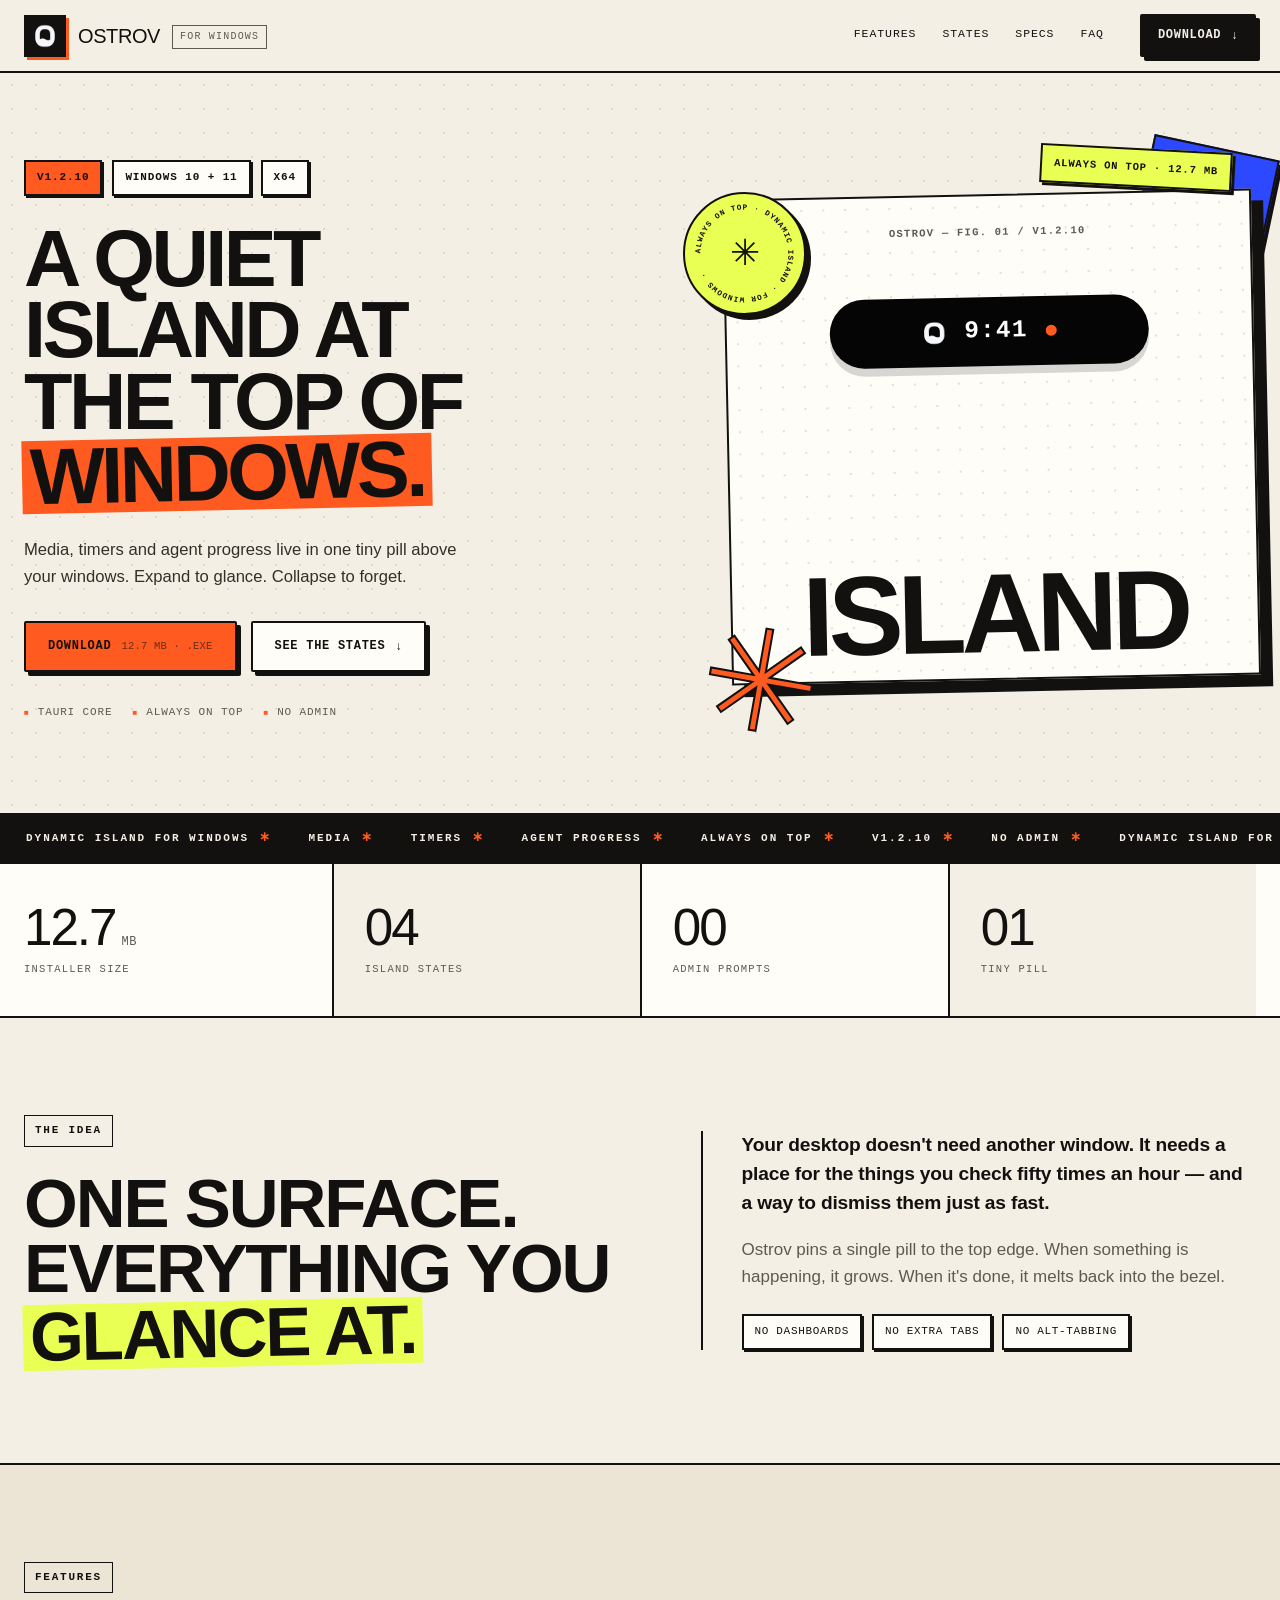
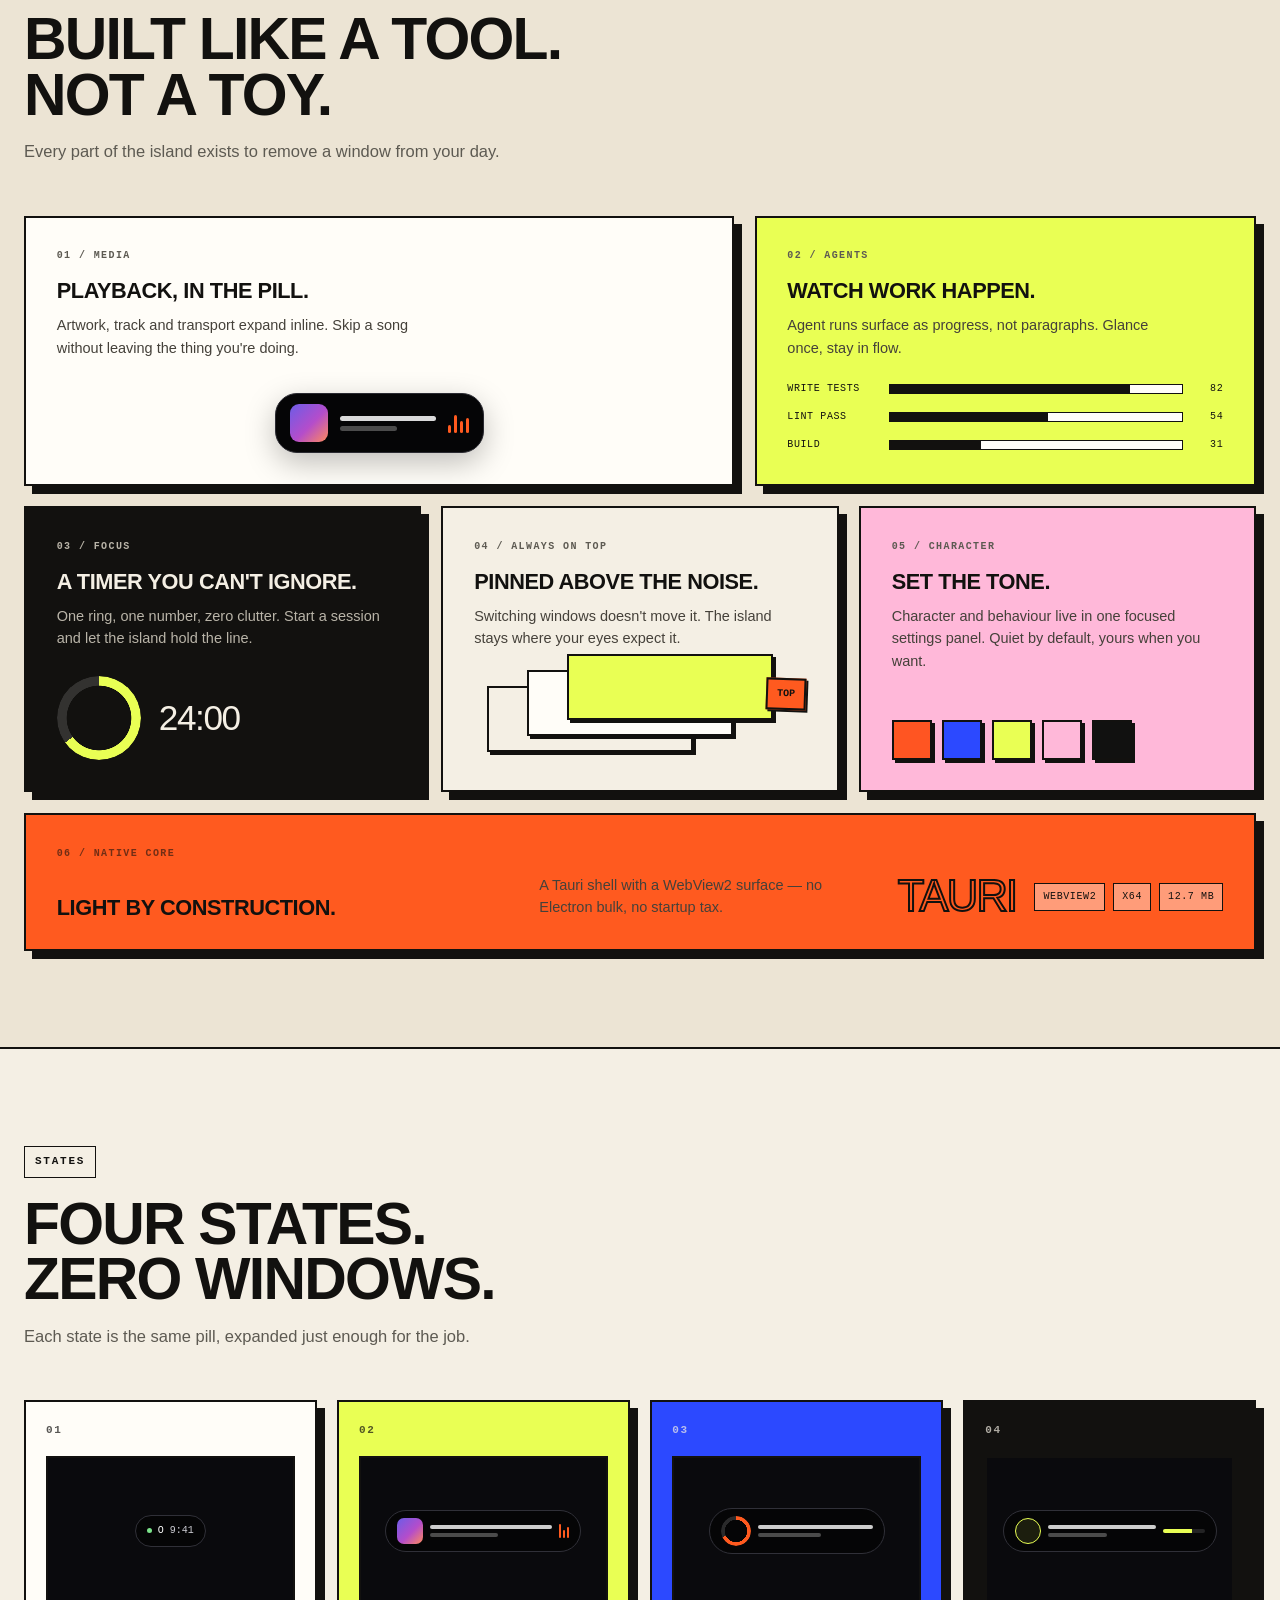
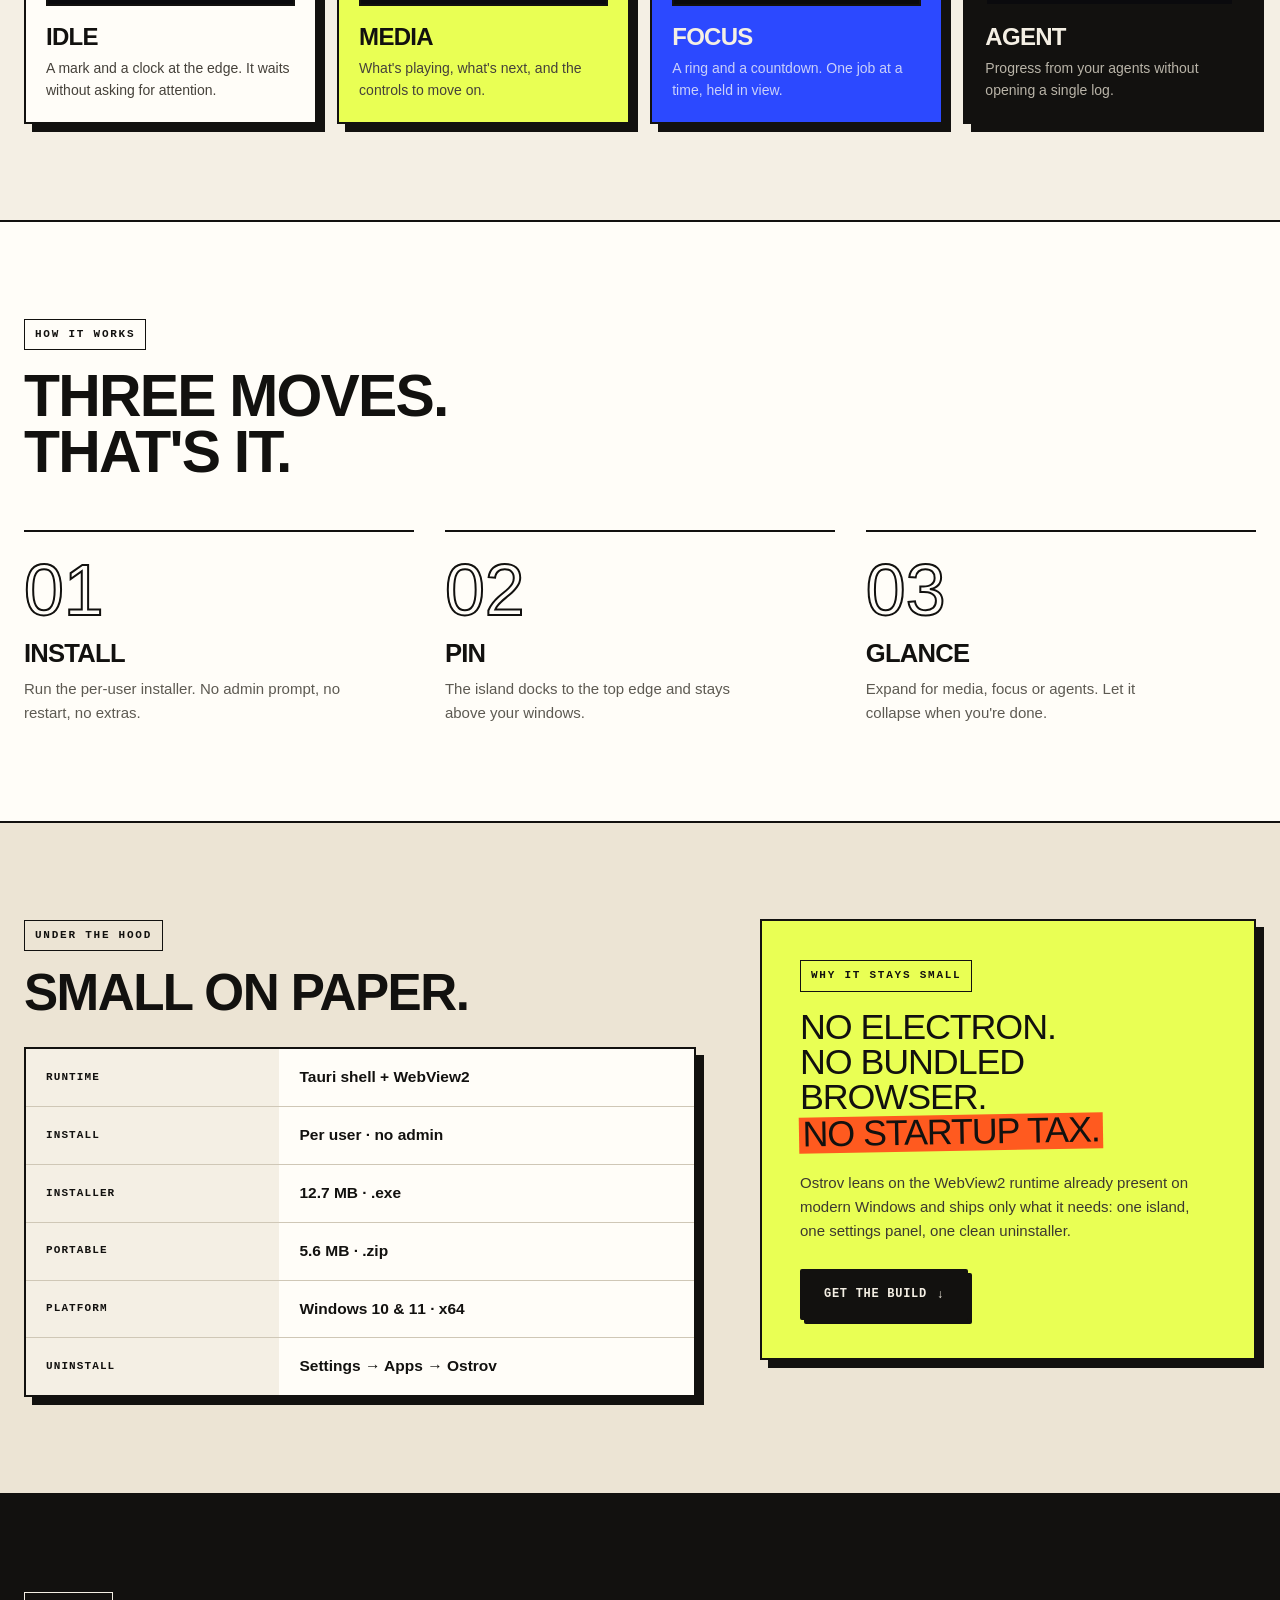
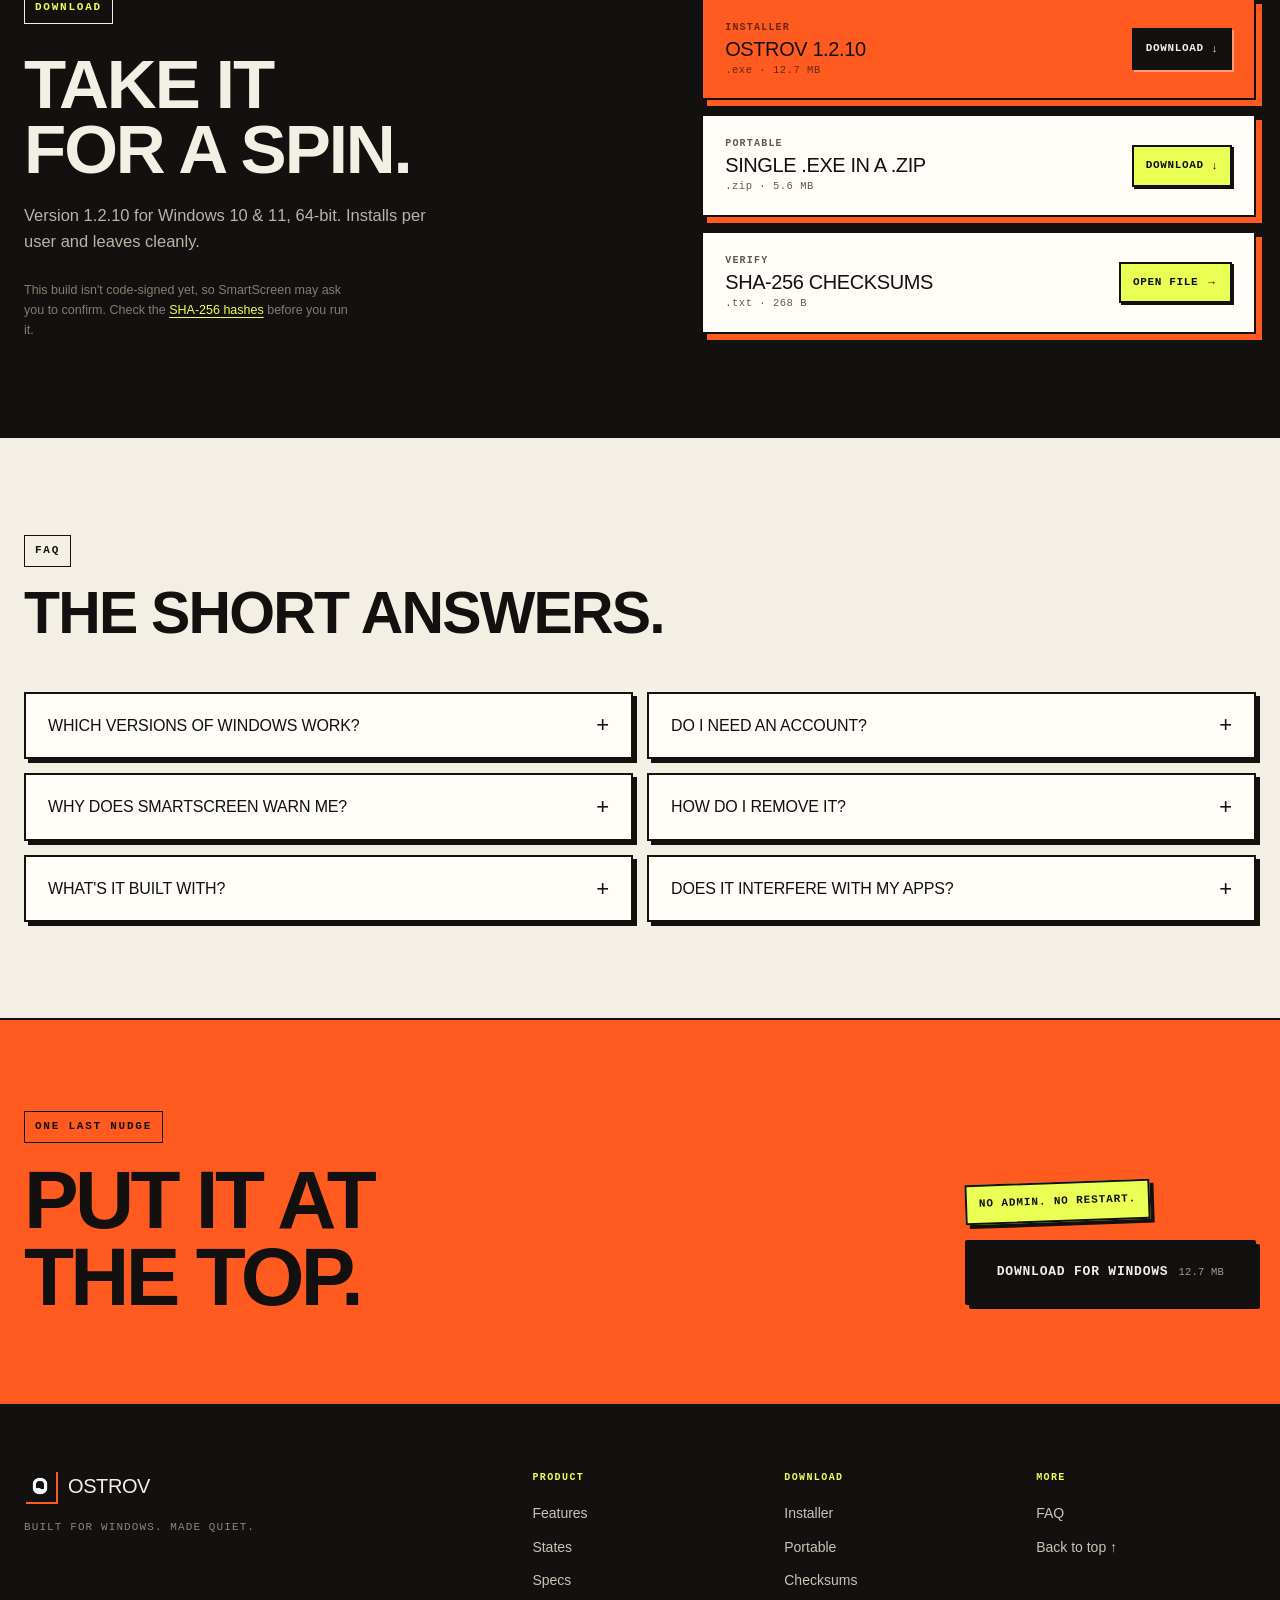
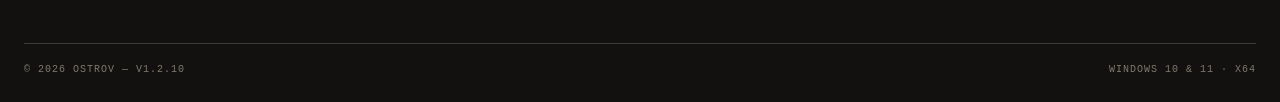
<file: index.html>
<!doctype html>
<html lang="en">
<head>
  <meta charset="utf-8">
  <meta name="viewport" content="width=device-width, initial-scale=1">
  <title>Ostrov — The dynamic island for Windows</title>
  <meta name="description" content="Ostrov is a tiny, always-on-top dynamic island for Windows 10 and 11. Media, timers and your agents, one glance away.">
  <meta name="theme-color" content="#f4efe4">
  <meta property="og:title" content="Ostrov — The dynamic island for Windows">
  <meta property="og:description" content="Media, timers and your agents live in one tiny island at the top of your screen.">
  <meta property="og:type" content="website">
  <meta property="og:image" content="assets/ostrov-mark.png">
  <script>document.documentElement.classList.add("js");</script>
  <link rel="icon" href="assets/ostrov.ico" sizes="any">
  <link rel="apple-touch-icon" href="assets/ostrov-mark.png">
  <link rel="stylesheet" href="styles.css">
</head>
<body>
  <a class="skip-link" href="#main">Skip to content</a>

  <header class="nav" id="nav">
    <div class="container nav-inner">
      <a class="brand" href="#top" aria-label="Ostrov home">
        <span class="brand-tile"><img src="assets/ostrov-mark.png" alt="" width="24" height="24"></span>
        <span class="brand-word">Ostrov</span>
        <span class="brand-tag">for windows</span>
      </a>
      <nav class="nav-links" aria-label="Primary">
        <a href="#features">Features</a>
        <a href="#states">States</a>
        <a href="#specs">Specs</a>
        <a href="#faq">FAQ</a>
      </nav>
      <a class="btn btn-ink btn-nav" href="#download">Download <span class="btn-arrow">&darr;</span></a>
    </div>
  </header>

  <main id="main">
    <section class="hero" id="top">
      <div class="container hero-inner">
        <div class="hero-copy">
          <div class="stickers">
            <span class="sticker sticker-orange">v1.2.10</span>
            <span class="sticker">Windows 10 + 11</span>
            <span class="sticker">x64</span>
          </div>
          <h1>A quiet<br>island at<br>the top of<br><span class="mark">Windows.</span></h1>
          <p class="lede">Media, timers and agent progress live in one tiny pill above your windows. Expand to glance. Collapse to forget.</p>
          <div class="cta-row">
            <a class="btn btn-orange" href="downloads/Ostrov_1.2.10_x64-setup.exe" download>
              Download
              <span class="btn-note">12.7 MB &middot; .exe</span>
            </a>
            <a class="btn" href="#states">See the states <span class="btn-arrow">&darr;</span></a>
          </div>
          <ul class="hero-specs" aria-label="Highlights">
            <li>Tauri core</li>
            <li>Always on top</li>
            <li>No admin</li>
          </ul>
        </div>

        <div class="hero-art" aria-hidden="true">
          <span class="art-block"></span>

          <div class="art-panel">
            <div class="art-head">
              <span>Ostrov &mdash; fig. 01 / v1.2.10</span>
            </div>

            <div class="art-pill">
              <img src="assets/ostrov-mark.png" alt="" width="26" height="26">
              <span class="art-time">9:41</span>
              <span class="art-pulse"></span>
            </div>

            <p class="art-word">Island</p>
          </div>

          <span class="art-burst">&#10035;</span>

          <div class="art-badge">
            <svg viewBox="0 0 200 200">
              <defs>
                <path id="badge-path" d="M100,100 m-74,0 a74,74 0 1,1 148,0 a74,74 0 1,1 -148,0"/>
              </defs>
              <text>
                <textPath href="#badge-path">Always on top &#183; Dynamic island &#183; For Windows &#183;</textPath>
              </text>
            </svg>
            <span class="art-star">&#10035;</span>
          </div>

          <span class="art-chip">Always on top &#183; 12.7 MB</span>
        </div>
      </div>
    </section>

    <div class="ticker" aria-hidden="true">
      <div class="ticker-track">
        <div class="ticker-group">
          <span>Dynamic island for windows</span><span class="tsep">&lowast;</span>
          <span>media</span><span class="tsep">&lowast;</span>
          <span>timers</span><span class="tsep">&lowast;</span>
          <span>agent progress</span><span class="tsep">&lowast;</span>
          <span>always on top</span><span class="tsep">&lowast;</span>
          <span>v1.2.10</span><span class="tsep">&lowast;</span>
          <span>no admin</span><span class="tsep">&lowast;</span>
        </div>
        <div class="ticker-group">
          <span>Dynamic island for windows</span><span class="tsep">&lowast;</span>
          <span>media</span><span class="tsep">&lowast;</span>
          <span>timers</span><span class="tsep">&lowast;</span>
          <span>agent progress</span><span class="tsep">&lowast;</span>
          <span>always on top</span><span class="tsep">&lowast;</span>
          <span>v1.2.10</span><span class="tsep">&lowast;</span>
          <span>no admin</span><span class="tsep">&lowast;</span>
        </div>
      </div>
    </div>

    <section class="spec-strip" aria-label="Key numbers">
      <div class="container spec-grid">
        <div class="spec-cell">
          <span class="spec-num">12.7<span>MB</span></span>
          <span class="spec-label">Installer size</span>
        </div>
        <div class="spec-cell">
          <span class="spec-num">04</span>
          <span class="spec-label">Island states</span>
        </div>
        <div class="spec-cell">
          <span class="spec-num">00</span>
          <span class="spec-label">Admin prompts</span>
        </div>
        <div class="spec-cell">
          <span class="spec-num">01</span>
          <span class="spec-label">Tiny pill</span>
        </div>
      </div>
    </section>

    <section class="section statement">
      <div class="container statement-grid">
        <div class="statement-main reveal">
          <span class="kicker">The idea</span>
          <h2>One surface.<br>Everything you<br><span class="mark mark-yellow">glance at.</span></h2>
        </div>
        <div class="statement-aside reveal">
          <p class="statement-lede">Your desktop doesn't need another window. It needs a place for the things you check fifty times an hour &mdash; and a way to dismiss them just as fast.</p>
          <p>Ostrov pins a single pill to the top edge. When something is happening, it grows. When it's done, it melts back into the bezel.</p>
          <ul class="statement-list">
            <li>No dashboards</li>
            <li>No extra tabs</li>
            <li>No alt-tabbing</li>
          </ul>
        </div>
      </div>
    </section>

    <section class="section features" id="features">
      <div class="container">
        <header class="section-head reveal">
          <span class="kicker">Features</span>
          <h2>Built like a tool.<br>Not a toy.</h2>
          <p>Every part of the island exists to remove a window from your day.</p>
        </header>

        <div class="bento">
          <article class="bcard bcard-media reveal">
            <span class="bcard-label">01 / Media</span>
            <h3>Playback, in the pill.</h3>
            <p>Artwork, track and transport expand inline. Skip a song without leaving the thing you're doing.</p>
            <div class="mock-panel mock-panel-dark" aria-hidden="true">
              <div class="mock-island mock-music">
                <span class="mock-album"></span>
                <span class="mock-lines"><i class="l1"></i><i class="l2"></i></span>
                <span class="mock-wave"><i></i><i></i><i></i><i></i></span>
              </div>
            </div>
          </article>

          <article class="bcard bcard-agent reveal">
            <span class="bcard-label">02 / Agents</span>
            <h3>Watch work happen.</h3>
            <p>Agent runs surface as progress, not paragraphs. Glance once, stay in flow.</p>
            <div class="agent-mock" aria-hidden="true">
              <div class="agent-row"><span>Write tests</span><span class="agent-bar"><i style="width:82%"></i></span><span>82</span></div>
              <div class="agent-row"><span>Lint pass</span><span class="agent-bar"><i style="width:54%"></i></span><span>54</span></div>
              <div class="agent-row"><span>Build</span><span class="agent-bar"><i style="width:31%"></i></span><span>31</span></div>
            </div>
          </article>

          <article class="bcard bcard-focus reveal">
            <span class="bcard-label">03 / Focus</span>
            <h3>A timer you can't ignore.</h3>
            <p>One ring, one number, zero clutter. Start a session and let the island hold the line.</p>
            <div class="focus-mock" aria-hidden="true">
              <span class="focus-ring"></span>
              <span class="focus-time">24:00</span>
            </div>
          </article>

          <article class="bcard bcard-pin reveal">
            <span class="bcard-label">04 / Always on top</span>
            <h3>Pinned above the noise.</h3>
            <p>Switching windows doesn't move it. The island stays where your eyes expect it.</p>
            <div class="pin-mock" aria-hidden="true">
              <span class="pin-win w1"></span>
              <span class="pin-win w2"></span>
              <span class="pin-win w3"></span>
              <span class="pin-sticker">TOP</span>
            </div>
          </article>

          <article class="bcard bcard-theme reveal">
            <span class="bcard-label">05 / Character</span>
            <h3>Set the tone.</h3>
            <p>Character and behaviour live in one focused settings panel. Quiet by default, yours when you want.</p>
            <div class="swatches" aria-hidden="true">
              <span style="--sw:#ff5522"></span>
              <span style="--sw:#2c49ff"></span>
              <span style="--sw:#e9ff54"></span>
              <span style="--sw:#ffb8d9"></span>
              <span style="--sw:#111110"></span>
            </div>
          </article>

          <article class="bcard bcard-native reveal">
            <span class="bcard-label">06 / Native core</span>
            <h3>Light by construction.</h3>
            <p>A Tauri shell with a WebView2 surface &mdash; no Electron bulk, no startup tax.</p>
            <div class="native-mock" aria-hidden="true">
              <span class="native-word">TAURI</span>
              <span class="native-chips"><i>WebView2</i><i>x64</i><i>12.7 MB</i></span>
            </div>
          </article>
        </div>
      </div>
    </section>

    <section class="section states" id="states">
      <div class="container">
        <header class="section-head reveal">
          <span class="kicker">States</span>
          <h2>Four states.<br>Zero windows.</h2>
          <p>Each state is the same pill, expanded just enough for the job.</p>
        </header>

        <div class="state-grid">
          <article class="state-card state-idle reveal">
            <span class="state-index">01</span>
            <div class="state-mock" aria-hidden="true">
              <span class="mini-island mini-idle"><i class="mini-dot"></i><i class="mini-log">O</i><i class="mini-clock">9:41</i></span>
            </div>
            <h3>Idle</h3>
            <p>A mark and a clock at the edge. It waits without asking for attention.</p>
          </article>

          <article class="state-card state-media reveal">
            <span class="state-index">02</span>
            <div class="state-mock" aria-hidden="true">
              <span class="mini-island mini-media">
                <i class="mini-album"></i>
                <i class="mini-lines"><b></b><b></b></i>
                <i class="mini-wave"><b></b><b></b><b></b></i>
              </span>
            </div>
            <h3>Media</h3>
            <p>What's playing, what's next, and the controls to move on.</p>
          </article>

          <article class="state-card state-focus reveal">
            <span class="state-index">03</span>
            <div class="state-mock" aria-hidden="true">
              <span class="mini-island mini-focus">
                <i class="mini-ring"></i>
                <i class="mini-lines"><b></b><b></b></i>
              </span>
            </div>
            <h3>Focus</h3>
            <p>A ring and a countdown. One job at a time, held in view.</p>
          </article>

          <article class="state-card state-agent reveal">
            <span class="state-index">04</span>
            <div class="state-mock" aria-hidden="true">
              <span class="mini-island mini-agent">
                <i class="mini-avatar"></i>
                <i class="mini-lines"><b></b><b></b></i>
                <i class="mini-progress"><b></b></i>
              </span>
            </div>
            <h3>Agent</h3>
            <p>Progress from your agents without opening a single log.</p>
          </article>
        </div>
      </div>
    </section>

    <section class="section how">
      <div class="container">
        <header class="section-head reveal">
          <span class="kicker">How it works</span>
          <h2>Three moves.<br>That's it.</h2>
        </header>

        <ol class="steps">
          <li class="step reveal">
            <span class="step-num">01</span>
            <h3>Install</h3>
            <p>Run the per-user installer. No admin prompt, no restart, no extras.</p>
          </li>
          <li class="step reveal">
            <span class="step-num">02</span>
            <h3>Pin</h3>
            <p>The island docks to the top edge and stays above your windows.</p>
          </li>
          <li class="step reveal">
            <span class="step-num">03</span>
            <h3>Glance</h3>
            <p>Expand for media, focus or agents. Let it collapse when you're done.</p>
          </li>
        </ol>
      </div>
    </section>

    <section class="section specs" id="specs">
      <div class="container specs-grid">
        <div class="spec-table-wrap reveal">
          <span class="kicker">Under the hood</span>
          <h2>Small on paper.</h2>
          <table class="spec-table">
            <tbody>
              <tr><th scope="row">Runtime</th><td>Tauri shell + WebView2</td></tr>
              <tr><th scope="row">Install</th><td>Per user &middot; no admin</td></tr>
              <tr><th scope="row">Installer</th><td>12.7 MB &middot; .exe</td></tr>
              <tr><th scope="row">Portable</th><td>5.6 MB &middot; .zip</td></tr>
              <tr><th scope="row">Platform</th><td>Windows 10 &amp; 11 &middot; x64</td></tr>
              <tr><th scope="row">Uninstall</th><td>Settings &rarr; Apps &rarr; Ostrov</td></tr>
            </tbody>
          </table>
        </div>

        <aside class="specs-aside reveal">
          <span class="kicker">Why it stays small</span>
          <p class="specs-quote">No Electron.<br>No bundled browser.<br><span class="mark mark-orange">No startup tax.</span></p>
          <p>Ostrov leans on the WebView2 runtime already present on modern Windows and ships only what it needs: one island, one settings panel, one clean uninstaller.</p>
          <a class="btn btn-ink" href="#download">Get the build <span class="btn-arrow">&darr;</span></a>
        </aside>
      </div>
    </section>

    <section class="section download" id="download">
      <div class="container download-inner">
        <div class="download-copy reveal">
          <span class="kicker kicker-light">Download</span>
          <h2>Take it<br>for a spin.</h2>
          <p>Version 1.2.10 for Windows 10 &amp; 11, 64-bit. Installs per user and leaves cleanly.</p>
          <p class="fineprint">This build isn't code-signed yet, so SmartScreen may ask you to confirm. Check the <a href="downloads/SHA256SUMS.txt">SHA-256 hashes</a> before you run it.</p>
        </div>

        <div class="download-tiles reveal">
          <a class="dl-tile dl-primary" href="downloads/Ostrov_1.2.10_x64-setup.exe" download>
            <span class="dl-label">Installer</span>
            <span class="dl-name">Ostrov 1.2.10</span>
            <span class="dl-meta">.exe &middot; 12.7 MB</span>
            <span class="dl-cta">Download <span class="btn-arrow">&darr;</span></span>
          </a>
          <a class="dl-tile" href="downloads/Ostrov_1.2.10_x64-portable.zip" download>
            <span class="dl-label">Portable</span>
            <span class="dl-name">Single .exe in a .zip</span>
            <span class="dl-meta">.zip &middot; 5.6 MB</span>
            <span class="dl-cta">Download <span class="btn-arrow">&darr;</span></span>
          </a>
          <a class="dl-tile" href="downloads/SHA256SUMS.txt">
            <span class="dl-label">Verify</span>
            <span class="dl-name">SHA-256 checksums</span>
            <span class="dl-meta">.txt &middot; 268 B</span>
            <span class="dl-cta">Open file <span class="btn-arrow">&rarr;</span></span>
          </a>
        </div>
      </div>
    </section>

    <section class="section faq" id="faq">
      <div class="container">
        <header class="section-head reveal">
          <span class="kicker">FAQ</span>
          <h2>The short answers.</h2>
        </header>

        <div class="faq-grid">
          <details class="reveal">
            <summary>Which versions of Windows work?</summary>
            <p>Ostrov targets Windows 10 and 11 on 64-bit. It relies on WebView2, which ships with Windows 11 and is usually present on updated Windows 10 installs.</p>
          </details>
          <details class="reveal">
            <summary>Do I need an account?</summary>
            <p>No. Install, launch, and the island is there. There's no sign-in step in the app.</p>
          </details>
          <details class="reveal">
            <summary>Why does SmartScreen warn me?</summary>
            <p>The current build isn't code-signed, so Windows may ask you to confirm before running it. You can verify it against the published SHA-256 hashes first.</p>
          </details>
          <details class="reveal">
            <summary>How do I remove it?</summary>
            <p>Open Settings &rarr; Apps &rarr; Ostrov and choose Uninstall, or use the "Uninstall Ostrov" shortcut in the Start menu folder.</p>
          </details>
          <details class="reveal">
            <summary>What's it built with?</summary>
            <p>A Tauri shell around a WebView2 surface, packaged with a per-user installer. That's why the whole thing lands under 13 MB.</p>
          </details>
          <details class="reveal">
            <summary>Does it interfere with my apps?</summary>
            <p>The island is an always-on-top overlay, not a fullscreen window. It sits above your apps and collapses back to the edge when there's nothing to show.</p>
          </details>
        </div>
      </div>
    </section>

    <section class="cta-banner">
      <div class="container cta-inner reveal">
        <div>
          <span class="kicker">One last nudge</span>
          <h2>Put it at<br>the top.</h2>
        </div>
        <div class="cta-side">
          <span class="cta-sticker">No admin. No restart.</span>
          <a class="btn btn-ink btn-big" href="downloads/Ostrov_1.2.10_x64-setup.exe" download>
            Download for Windows
            <span class="btn-note">12.7 MB</span>
          </a>
        </div>
      </div>
    </section>
  </main>

  <footer class="footer">
    <div class="container footer-grid">
      <div class="footer-brand">
        <a class="brand brand-footer" href="#top" aria-label="Ostrov home">
          <span class="brand-tile brand-tile-sm"><img src="assets/ostrov-mark.png" alt="" width="20" height="20"></span>
          <span class="brand-word">Ostrov</span>
        </a>
        <p>Built for Windows. Made quiet.</p>
      </div>
      <nav class="footer-col" aria-label="Product">
        <span class="footer-head">Product</span>
        <a href="#features">Features</a>
        <a href="#states">States</a>
        <a href="#specs">Specs</a>
      </nav>
      <nav class="footer-col" aria-label="Download">
        <span class="footer-head">Download</span>
        <a href="downloads/Ostrov_1.2.10_x64-setup.exe" download>Installer</a>
        <a href="downloads/Ostrov_1.2.10_x64-portable.zip" download>Portable</a>
        <a href="downloads/SHA256SUMS.txt">Checksums</a>
      </nav>
      <nav class="footer-col" aria-label="More">
        <span class="footer-head">More</span>
        <a href="#faq">FAQ</a>
        <a href="#top">Back to top &uarr;</a>
      </nav>
    </div>
    <div class="container footer-bottom">
      <span>&copy; <span id="year">2026</span> Ostrov &mdash; v1.2.10</span>
      <span>Windows 10 &amp; 11 &middot; x64</span>
    </div>
  </footer>

  <script src="script.js"></script>
</body>
</html>
</file>
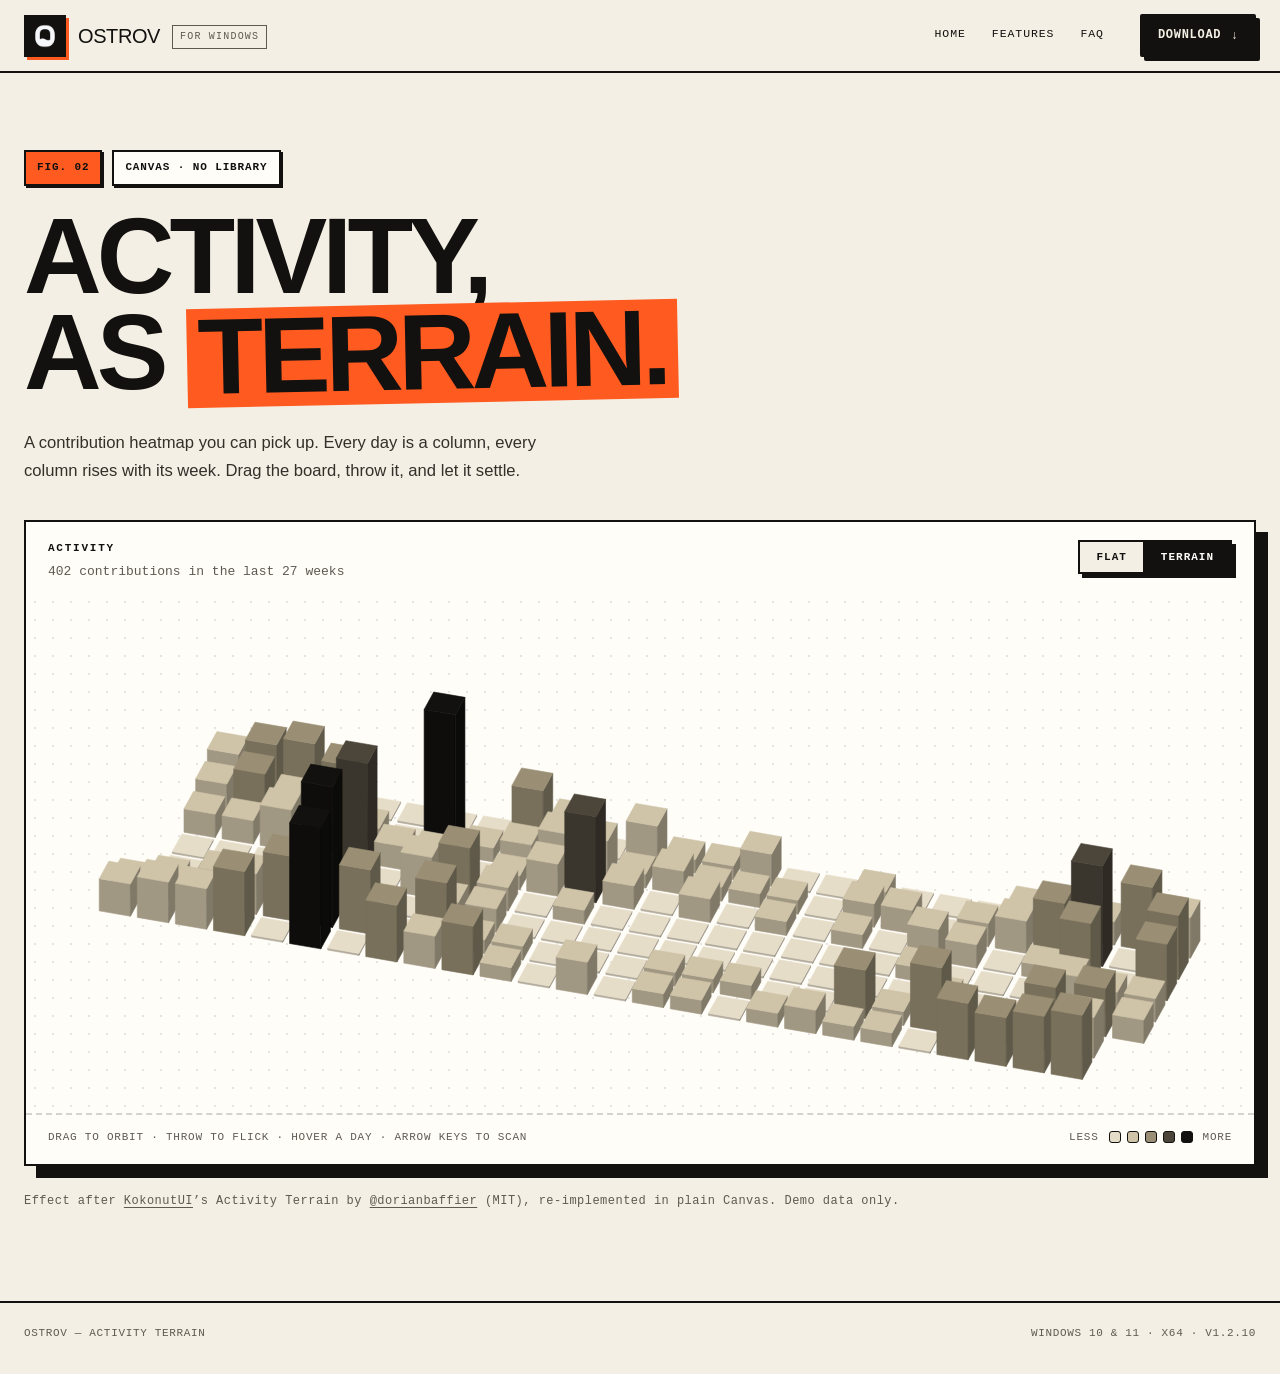
<file: activity.html>
<!doctype html>
<html lang="en">
<head>
  <meta charset="utf-8">
  <meta name="viewport" content="width=device-width, initial-scale=1">
  <title>Activity Terrain — Ostrov</title>
  <meta name="description" content="A contribution heatmap you can pick up: drag, flick and hover the isometric terrain. Plain Canvas, no libraries.">
  <meta name="theme-color" content="#f4efe4">
  <script>document.documentElement.classList.add("js");</script>
  <link rel="icon" href="assets/ostrov.ico" sizes="any">
  <link rel="stylesheet" href="styles.css">
  <style>
    .terrain-hero {
      padding: clamp(36px, 6vw, 88px) 0 clamp(22px, 3vw, 36px);
    }

    .terrain-hero h1 {
      margin-top: 22px;
      font-size: clamp(3.2rem, 8.4vw, 7.6rem);
    }

    .terrain-hero .lede {
      max-width: 56ch;
    }

    .terrain-card {
      --terrain-0: #e6ddc9;
      --terrain-1: #cfc3a8;
      --terrain-2: #9a8f75;
      --terrain-3: #4b453a;
      --terrain-4: #12110f;
      --terrain-accent: var(--orange);
      --terrain-text: #8a8071;
      position: relative;
      background: var(--white);
      border: var(--border);
      box-shadow: var(--shadow-lg);
      overflow: hidden;
    }

    .terrain-bar {
      display: flex;
      align-items: flex-start;
      justify-content: space-between;
      gap: 16px;
      padding: 18px 22px 10px;
      flex-wrap: wrap;
    }

    .terrain-title {
      font-family: var(--mono);
      font-size: 11px;
      font-weight: 700;
      letter-spacing: 0.16em;
      text-transform: uppercase;
    }

    .terrain-stat {
      margin-top: 4px;
      font-family: var(--mono);
      font-size: 13px;
      color: var(--muted);
      font-variant-numeric: tabular-nums;
    }

    .terrain-toggle {
      display: inline-flex;
      border: var(--border);
      box-shadow: var(--shadow-sm);
      background: var(--paper);
    }

    .terrain-toggle button {
      appearance: none;
      border: 0;
      border-right: var(--border);
      background: transparent;
      padding: 9px 16px;
      font-family: var(--mono);
      font-size: 11px;
      font-weight: 700;
      letter-spacing: 0.09em;
      text-transform: uppercase;
      color: var(--ink);
      cursor: pointer;
      transition: background 0.15s ease, color 0.15s ease;
    }

    .terrain-toggle button:last-child {
      border-right: 0;
    }

    .terrain-toggle button:hover {
      background: var(--paper-2);
    }

    .terrain-toggle button[aria-pressed="true"],
    .terrain-toggle button[aria-pressed="true"]:hover {
      background: var(--ink);
      color: var(--white);
    }

    #terrain {
      display: block;
      width: 100%;
      height: clamp(340px, 46vw, 520px);
      touch-action: pan-y;
      cursor: grab;
      outline: none;
      background-image: radial-gradient(rgba(18, 17, 15, 0.1) 1px, transparent 1px);
      background-size: 18px 18px;
    }

    #terrain:active,
    .terrain-card.is-dragging #terrain {
      cursor: grabbing;
    }

    #terrain:focus-visible {
      outline: 3px solid var(--blue);
      outline-offset: -3px;
    }

    .terrain-foot {
      display: flex;
      align-items: center;
      justify-content: space-between;
      gap: 14px;
      padding: 14px 22px 18px;
      border-top: 2px dashed rgba(18, 17, 15, 0.18);
      flex-wrap: wrap;
    }

    .terrain-hint {
      font-family: var(--mono);
      font-size: 11px;
      letter-spacing: 0.07em;
      text-transform: uppercase;
      color: var(--muted);
    }

    .terrain-legend {
      display: flex;
      align-items: center;
      gap: 6px;
      font-family: var(--mono);
      font-size: 11px;
      letter-spacing: 0.07em;
      text-transform: uppercase;
      color: var(--muted);
    }

    .terrain-legend i {
      width: 12px;
      height: 12px;
      border: 1.5px solid var(--ink);
      border-radius: 3px;
    }

    .terrain-legend span:first-child {
      margin-right: 4px;
    }

    .terrain-legend span:last-child {
      margin-left: 4px;
    }

    .terrain-note {
      margin-top: 26px;
      font-family: var(--mono);
      font-size: 12px;
      letter-spacing: 0.04em;
      color: var(--muted);
    }

    .terrain-note a {
      text-decoration: underline;
      text-underline-offset: 3px;
    }

    .terrain-note a:hover {
      color: var(--ink);
    }

    .terrain-footer {
      margin-top: clamp(48px, 7vw, 96px);
      border-top: var(--border);
      padding: 22px 0 32px;
    }

    .terrain-footer-inner {
      display: flex;
      justify-content: space-between;
      gap: 12px;
      flex-wrap: wrap;
      font-family: var(--mono);
      font-size: 11px;
      letter-spacing: 0.06em;
      text-transform: uppercase;
      color: var(--muted);
    }

    @media (max-width: 560px) {
      .terrain-card {
        box-shadow: 6px 6px 0 var(--ink);
      }

      .terrain-bar,
      .terrain-foot {
        padding-inline: 16px;
      }

      #terrain {
        height: 300px;
      }
    }
  </style>
</head>
<body>
  <a class="skip-link" href="#main">Skip to content</a>

  <header class="nav" id="nav">
    <div class="container nav-inner">
      <a class="brand" href="index.html" aria-label="Ostrov home">
        <span class="brand-tile"><img src="assets/ostrov-mark.png" alt="" width="24" height="24"></span>
        <span class="brand-word">Ostrov</span>
        <span class="brand-tag">for windows</span>
      </a>
      <nav class="nav-links" aria-label="Primary">
        <a href="index.html">Home</a>
        <a href="index.html#features">Features</a>
        <a href="index.html#faq">FAQ</a>
      </nav>
      <a class="btn btn-ink btn-nav" href="downloads/Ostrov_1.2.10_x64-setup.exe" download>Download <span class="btn-arrow">&darr;</span></a>
    </div>
  </header>

  <main id="main">
    <section class="terrain-hero">
      <div class="container">
        <div class="stickers">
          <span class="sticker sticker-orange">fig. 02</span>
          <span class="sticker">canvas &middot; no library</span>
        </div>
        <h1>Activity,<br>as <span class="mark">terrain.</span></h1>
        <p class="lede">A contribution heatmap you can pick up. Every day is a column, every column rises with its week. Drag the board, throw it, and let it settle.</p>
      </div>
    </section>

    <section class="container" aria-labelledby="terrain-title">
      <div class="terrain-card" id="terrain-card">
        <div class="terrain-bar">
          <div>
            <p class="terrain-title" id="terrain-title">Activity</p>
            <p class="terrain-stat" id="terrain-readout" aria-live="polite"></p>
          </div>
          <div class="terrain-toggle" role="group" aria-label="View mode">
            <button type="button" data-view="flat" aria-pressed="false">Flat</button>
            <button type="button" data-view="terrain" aria-pressed="true">Terrain</button>
          </div>
        </div>

        <canvas id="terrain" width="1200" height="560" role="img" tabindex="0"
          aria-label="Activity terrain. Drag to orbit, hover a day, or use the arrow keys to read each day."></canvas>

        <div class="terrain-foot">
          <span class="terrain-hint">Drag to orbit &middot; throw to flick &middot; hover a day &middot; arrow keys to scan</span>
          <div class="terrain-legend" aria-hidden="true">
            <span>Less</span>
            <i style="background: var(--terrain-0)"></i>
            <i style="background: var(--terrain-1)"></i>
            <i style="background: var(--terrain-2)"></i>
            <i style="background: var(--terrain-3)"></i>
            <i style="background: var(--terrain-4)"></i>
            <span>More</span>
          </div>
        </div>
      </div>

      <p class="terrain-note">Effect after <a href="https://kokonutui.com" target="_blank" rel="noreferrer">KokonutUI</a>&rsquo;s Activity Terrain by <a href="https://github.com/dorianbaffier" target="_blank" rel="noreferrer">@dorianbaffier</a> (MIT), re-implemented in plain Canvas. Demo data only.</p>
    </section>
  </main>

  <footer class="terrain-footer">
    <div class="container terrain-footer-inner">
      <span>Ostrov &mdash; activity terrain</span>
      <span>Windows 10 &amp; 11 &middot; x64 &middot; v1.2.10</span>
    </div>
  </footer>

  <script src="script.js"></script>
  <script src="activity-terrain.js"></script>
</body>
</html>
</file>
<file: styles.css>
:root {
  --paper: #f4efe4;
  --paper-2: #ece4d4;
  --white: #fffdf8;
  --ink: #12110f;
  --orange: #ff5a1f;
  --blue: #2c49ff;
  --yellow: #e9ff54;
  --pink: #ffb8d9;
  --muted: #5d5a52;
  --border: 2px solid var(--ink);
  --shadow: 8px 8px 0 var(--ink);
  --shadow-sm: 4px 4px 0 var(--ink);
  --shadow-lg: 12px 12px 0 var(--ink);
  --ease: cubic-bezier(0.22, 1, 0.36, 1);
  --font: "Segoe UI", "Helvetica Neue", Arial, sans-serif;
  --display: "Arial Black", "Segoe UI Black", "Archivo Black", "Helvetica Neue", sans-serif;
  --mono: "Cascadia Mono", "Cascadia Code", Consolas, "Courier New", monospace;
}

*,
*::before,
*::after {
  box-sizing: border-box;
}

html {
  scroll-behavior: smooth;
  color-scheme: light;
}

body {
  margin: 0;
  background: var(--paper);
  color: var(--ink);
  font-family: var(--font);
  font-size: 17px;
  line-height: 1.6;
  -webkit-font-smoothing: antialiased;
  overflow-x: clip;
}

img {
  max-width: 100%;
  display: block;
}

a {
  color: inherit;
  text-decoration: none;
}

h1, h2, h3 {
  margin: 0;
  font-family: var(--display);
  font-weight: 900;
  text-transform: uppercase;
  letter-spacing: -0.03em;
  line-height: 0.94;
}

p {
  margin: 0;
}

::selection {
  background: var(--orange);
  color: var(--white);
}

:focus-visible {
  outline: 3px solid var(--blue);
  outline-offset: 3px;
}

.skip-link {
  position: absolute;
  left: 14px;
  top: -70px;
  z-index: 200;
  padding: 12px 18px;
  border: var(--border);
  background: var(--yellow);
  box-shadow: var(--shadow-sm);
  font-family: var(--mono);
  font-size: 12px;
  text-transform: uppercase;
  letter-spacing: 0.08em;
  transition: top 0.2s var(--ease);
}

.skip-link:focus {
  top: 14px;
}

.container {
  width: min(100% - 48px, 1560px);
  margin-inline: auto;
}

@media (min-width: 1700px) {
  .container {
    width: calc(100% - clamp(72px, 4.5vw, 120px));
    max-width: 2440px;
  }
}

/* ---------- Nav ---------- */

.nav {
  position: sticky;
  top: 0;
  z-index: 90;
  background: var(--paper);
  border-bottom: var(--border);
  transition: box-shadow 0.25s ease;
}

.nav.is-scrolled {
  box-shadow: 0 4px 0 var(--ink);
}

.nav-inner {
  display: flex;
  align-items: center;
  gap: 28px;
  padding: 14px 0;
}

.brand {
  display: inline-flex;
  align-items: center;
  gap: 12px;
}

.brand-tile {
  width: 42px;
  height: 42px;
  background: var(--ink);
  border: var(--border);
  box-shadow: 3px 3px 0 var(--orange);
  display: grid;
  place-items: center;
  flex: 0 0 auto;
}

.brand-tile img {
  width: 24px;
  height: 24px;
}

.brand-tile-sm {
  width: 32px;
  height: 32px;
  box-shadow: 2px 2px 0 var(--orange);
}

.brand-tile-sm img {
  width: 18px;
  height: 18px;
}

.brand-word {
  font-family: var(--display);
  font-size: 20px;
  text-transform: uppercase;
  letter-spacing: -0.02em;
  line-height: 1;
}

.brand-tag {
  font-family: var(--mono);
  font-size: 10px;
  text-transform: uppercase;
  letter-spacing: 0.12em;
  color: var(--muted);
  padding: 3px 7px;
  border: 1px solid currentColor;
  margin-top: 2px;
}

.nav-links {
  display: flex;
  gap: 26px;
  margin-left: auto;
  font-family: var(--mono);
  font-size: 11.5px;
  text-transform: uppercase;
  letter-spacing: 0.08em;
}

.nav-links a {
  padding: 6px 0;
  border-bottom: 2px solid transparent;
  transition: border-color 0.18s ease;
}

.nav-links a:hover {
  border-bottom-color: var(--orange);
}

/* ---------- Buttons ---------- */

.btn {
  display: inline-flex;
  align-items: center;
  justify-content: center;
  gap: 10px;
  padding: 14px 22px;
  border: var(--border);
  border-radius: 2px;
  background: var(--white);
  color: var(--ink);
  font-family: var(--mono);
  font-size: 12px;
  font-weight: 700;
  text-transform: uppercase;
  letter-spacing: 0.06em;
  box-shadow: var(--shadow-sm);
  cursor: pointer;
  transition: transform 0.15s var(--ease), box-shadow 0.15s var(--ease), background 0.15s ease;
  white-space: nowrap;
}

.btn:hover {
  transform: translate(-2px, -2px);
  box-shadow: 6px 6px 0 var(--ink);
}

.btn:active {
  transform: translate(2px, 2px);
  box-shadow: 1px 1px 0 var(--ink);
}

.btn-ink {
  background: var(--ink);
  color: var(--paper);
}

.btn-ink:hover {
  background: #1d1b18;
}

.btn-orange {
  background: var(--orange);
  color: var(--ink);
}

.btn-nav {
  padding: 10px 16px;
  margin-left: 8px;
}

.btn-big {
  padding: 20px 30px;
  font-size: 13px;
}

.btn-note {
  font-size: 10.5px;
  font-weight: 500;
  letter-spacing: 0.02em;
  opacity: 0.62;
}

.btn-arrow {
  font-family: var(--font);
  font-weight: 700;
}

/* ---------- Stickers ---------- */

.stickers {
  display: flex;
  flex-wrap: wrap;
  gap: 10px;
}

.sticker {
  font-family: var(--mono);
  font-size: 11px;
  font-weight: 700;
  text-transform: uppercase;
  letter-spacing: 0.08em;
  padding: 7px 11px;
  border: var(--border);
  background: var(--white);
  box-shadow: 2px 2px 0 var(--ink);
}

.sticker-orange {
  background: var(--orange);
}

/* ---------- Hero ---------- */

.hero {
  border-bottom: 0;
  background:
    radial-gradient(rgba(18, 17, 15, 0.09) 1px, transparent 1px) 0 0 / 24px 24px,
    var(--paper);
}

.hero-inner {
  display: grid;
  grid-template-columns: minmax(0, 1.06fr) minmax(0, 0.94fr);
  gap: clamp(32px, 4vw, 72px);
  align-items: center;
  padding: clamp(36px, 5.5vh, 72px) 0 clamp(40px, 6vh, 84px);
  min-height: calc(100svh - 160px);
}

.hero-copy {
  min-width: 0;
}

h1 {
  margin-top: clamp(22px, 3vh, 34px);
  font-size: clamp(3rem, 6.2vw, 7rem);
  line-height: 0.9;
  letter-spacing: -0.045em;
  text-wrap: balance;
}

.mark {
  display: inline-block;
  background: var(--orange);
  padding: 0 0.1em 0.02em;
  margin-left: -0.02em;
  transform: rotate(-1.2deg);
}

.mark-yellow {
  background: var(--yellow);
}

.mark-orange {
  background: var(--orange);
  transform: rotate(-1deg);
}

.lede {
  margin-top: 26px;
  max-width: 47ch;
  font-size: clamp(16px, 1.3vw, 19px);
  line-height: 1.65;
  color: #33302a;
}

.cta-row {
  margin-top: 30px;
  display: flex;
  flex-wrap: wrap;
  gap: 14px;
}

.hero-specs {
  margin: 32px 0 0;
  padding: 0;
  list-style: none;
  display: flex;
  flex-wrap: wrap;
  gap: 10px 20px;
  font-family: var(--mono);
  font-size: 11px;
  text-transform: uppercase;
  letter-spacing: 0.08em;
  color: var(--muted);
}

.hero-specs li {
  display: inline-flex;
  align-items: center;
  gap: 8px;
}

.hero-specs li::before {
  content: "\25A0";
  color: var(--orange);
  font-size: 8px;
}

/* ---------- Hero art ---------- */

.hero-art {
  position: relative;
  min-width: 0;
  padding: 32px 0 40px 26px;
}

.art-block {
  position: absolute;
  z-index: 0;
  top: -16px;
  right: -12px;
  width: clamp(90px, 10vw, 172px);
  aspect-ratio: 1;
  background: var(--blue);
  border: var(--border);
  box-shadow: var(--shadow-sm);
  transform: rotate(12deg);
}

.art-panel {
  position: relative;
  z-index: 1;
  container-type: inline-size;
  display: flex;
  flex-direction: column;
  min-height: clamp(400px, 38vw, 620px);
  padding: clamp(20px, 2.2vw, 32px);
  border: var(--border);
  box-shadow: var(--shadow-lg);
  background:
    radial-gradient(rgba(18, 17, 15, 0.12) 1px, transparent 1.5px) 0 0 / 22px 22px,
    var(--white);
  transform: rotate(-1.2deg);
  overflow: hidden;
}

.art-head {
  display: flex;
  justify-content: center;
  font-family: var(--mono);
  font-size: 10.5px;
  font-weight: 700;
  text-transform: uppercase;
  letter-spacing: 0.12em;
  color: var(--muted);
  text-align: center;
}

.art-pill {
  display: flex;
  align-items: center;
  justify-content: center;
  gap: clamp(10px, 1.4vw, 18px);
  width: min(68%, 560px);
  min-height: clamp(54px, 5.4vw, 78px);
  margin: clamp(28px, 4.4vw, 60px) auto 0;
  padding: 0 clamp(18px, 2.4vw, 30px);
  border-radius: 999px;
  background: #050506;
  color: #fff;
  box-shadow: 0 8px 0 rgba(18, 17, 15, 0.16);
  animation: art-float 7s ease-in-out infinite;
}

.art-pill img {
  width: clamp(20px, 1.9vw, 28px);
  height: auto;
}

.art-time {
  font-family: var(--mono);
  font-size: clamp(18px, 1.9vw, 27px);
  font-weight: 700;
  letter-spacing: 0.05em;
}

.art-pulse {
  width: clamp(8px, 0.85vw, 11px);
  aspect-ratio: 1;
  border-radius: 50%;
  background: var(--orange);
  animation: art-blink 2.4s ease-in-out infinite;
}

.art-word {
  margin: auto 0 -0.07em;
  padding-top: clamp(20px, 3vw, 44px);
  font-family: var(--display);
  font-weight: 900;
  font-size: 9rem;
  font-size: 24cqw;
  line-height: 0.8;
  letter-spacing: -0.05em;
  text-transform: uppercase;
  white-space: nowrap;
  text-align: center;
  color: var(--ink);
}

.art-burst {
  position: absolute;
  z-index: 2;
  left: 0;
  bottom: -34px;
  font-size: clamp(92px, 11vw, 168px);
  line-height: 1;
  color: var(--orange);
  -webkit-text-stroke: 2px var(--ink);
  transform: rotate(10deg);
}

.art-badge {
  position: absolute;
  z-index: 3;
  top: clamp(2px, 2.4vw, 34px);
  left: clamp(-28px, -1.4vw, -12px);
  width: clamp(102px, 9.6vw, 152px);
  aspect-ratio: 1;
  border-radius: 50%;
  background: var(--yellow);
  border: var(--border);
  box-shadow: 5px 5px 0 var(--ink);
  display: grid;
  place-items: center;
}

.art-badge svg {
  width: 100%;
  height: 100%;
  animation: art-spin 26s linear infinite;
}

.art-badge text {
  font-family: var(--mono);
  font-size: 13px;
  font-weight: 700;
  letter-spacing: 1.6px;
  text-transform: uppercase;
  fill: var(--ink);
}

.art-star {
  position: absolute;
  font-size: clamp(24px, 2.8vw, 38px);
  line-height: 1;
  color: var(--ink);
}

.art-chip {
  position: absolute;
  z-index: 3;
  top: -14px;
  right: 24px;
  padding: 9px 12px;
  background: var(--yellow);
  border: var(--border);
  box-shadow: 3px 3px 0 var(--ink);
  font-family: var(--mono);
  font-size: 10.5px;
  font-weight: 700;
  text-transform: uppercase;
  letter-spacing: 0.08em;
  transform: rotate(3deg);
}

@keyframes art-spin {
  to { transform: rotate(360deg); }
}

@keyframes art-blink {
  0%, 100% { opacity: 1; }
  50% { opacity: 0.3; }
}

@keyframes art-float {
  0%, 100% { transform: translateY(0); }
  50% { transform: translateY(-6px); }
}

/* ---------- Marquee ---------- */

.ticker {
  background: var(--ink);
  color: var(--paper);
  border-top: var(--border);
  border-bottom: var(--border);
  overflow: hidden;
}

.ticker-track {
  display: flex;
  width: max-content;
  animation: marquee 30s linear infinite;
}

.ticker-group {
  display: flex;
  align-items: center;
}

.ticker span {
  display: block;
  padding: 13px 0 13px 26px;
  font-family: var(--mono);
  font-size: 11px;
  font-weight: 600;
  text-transform: uppercase;
  letter-spacing: 0.18em;
  white-space: nowrap;
}

.ticker .tsep {
  color: var(--orange);
  padding: 13px 10px;
  font-size: 13px;
}

@keyframes marquee {
  to { transform: translateX(-50%); }
}

/* ---------- Spec strip ---------- */

.spec-strip {
  background: var(--white);
  border-bottom: var(--border);
}

.spec-grid {
  display: grid;
  grid-template-columns: repeat(4, 1fr);
}

.spec-cell {
  padding: clamp(22px, 3.4vw, 38px) clamp(18px, 2.4vw, 32px);
  border-left: var(--border);
  display: flex;
  flex-direction: column;
  gap: 8px;
}

.spec-cell:first-child {
  border-left: 0;
  padding-left: 0;
}

.spec-cell:last-child {
  padding-right: 0;
}

.spec-cell:nth-child(even) {
  background: var(--paper);
}

.spec-num {
  font-family: var(--display);
  font-size: clamp(2.4rem, 4vw, 3.6rem);
  letter-spacing: -0.04em;
  line-height: 1;
  display: flex;
  align-items: baseline;
  gap: 6px;
}

.spec-num span {
  font-family: var(--mono);
  font-size: 12px;
  letter-spacing: 0.06em;
  color: var(--muted);
}

.spec-label {
  font-family: var(--mono);
  font-size: 10.5px;
  text-transform: uppercase;
  letter-spacing: 0.12em;
  color: var(--muted);
}

/* ---------- Sections ---------- */

.section {
  padding: clamp(64px, 7.5vw, 120px) 0;
  border-bottom: var(--border);
  scroll-margin-top: 80px;
}

.section-head {
  max-width: 880px;
  margin-bottom: clamp(34px, 4vw, 56px);
}

.kicker {
  display: inline-block;
  font-family: var(--mono);
  font-size: 11px;
  font-weight: 700;
  text-transform: uppercase;
  letter-spacing: 0.16em;
  padding: 6px 10px;
  border: 1px solid var(--ink);
  margin-bottom: 18px;
}

.kicker-light {
  border-color: var(--paper);
  color: var(--yellow);
}

.section-head h2,
.statement-main h2 {
  font-size: clamp(2.3rem, 4.6vw, 4.4rem);
}

.section-head p {
  margin-top: 16px;
  max-width: 56ch;
  color: var(--muted);
  font-size: 16.5px;
}

/* ---------- Statement ---------- */

.statement {
  background: var(--paper);
}

.statement-grid {
  display: grid;
  grid-template-columns: minmax(0, 1.05fr) minmax(0, 0.95fr);
  gap: clamp(30px, 5vw, 90px);
  align-items: center;
}

.statement-main h2 {
  margin-top: 6px;
  font-size: clamp(2.6rem, 5.4vw, 5.4rem);
}

.statement-aside {
  border-left: var(--border);
  padding-left: clamp(24px, 3vw, 44px);
}

.statement-lede {
  font-size: clamp(18px, 1.5vw, 21px);
  line-height: 1.5;
  font-weight: 600;
  letter-spacing: -0.01em;
}

.statement-aside > p + p {
  margin-top: 18px;
  color: var(--muted);
}

.statement-list {
  margin: 24px 0 0;
  padding: 0;
  list-style: none;
  display: flex;
  flex-wrap: wrap;
  gap: 10px;
}

.statement-list li {
  font-family: var(--mono);
  font-size: 11px;
  text-transform: uppercase;
  letter-spacing: 0.06em;
  padding: 7px 11px;
  border: var(--border);
  background: var(--white);
  box-shadow: 2px 2px 0 var(--ink);
}

/* ---------- Bento ---------- */

.features {
  background: var(--paper-2);
}

.bento {
  display: grid;
  grid-template-columns: repeat(12, minmax(0, 1fr));
  gap: clamp(14px, 1.6vw, 22px);
}

.bcard {
  border: var(--border);
  box-shadow: var(--shadow);
  background: var(--white);
  padding: clamp(22px, 2.4vw, 32px);
  display: flex;
  flex-direction: column;
  min-width: 0;
}

.bcard-label {
  font-family: var(--mono);
  font-size: 10px;
  font-weight: 700;
  text-transform: uppercase;
  letter-spacing: 0.14em;
  color: var(--muted);
  margin-bottom: 16px;
}

.bcard h3 {
  font-size: clamp(1.25rem, 1.7vw, 1.7rem);
  letter-spacing: -0.02em;
  line-height: 1;
}

.bcard p {
  margin-top: 12px;
  font-size: 14.5px;
  line-height: 1.55;
  color: #45413a;
  max-width: 46ch;
}

.bcard-media { grid-column: span 7; background: var(--white); }
.bcard-agent { grid-column: span 5; background: var(--yellow); }
.bcard-focus { grid-column: span 4; background: var(--ink); color: var(--paper); }
.bcard-pin   { grid-column: span 4; background: var(--paper); }
.bcard-theme { grid-column: span 4; background: var(--pink); }
.bcard-native { grid-column: span 12; background: var(--orange); }

.bcard-focus .bcard-label,
.bcard-focus p { color: #b9b4a8; }

.bcard-focus h3 { color: var(--paper); }

.bcard-native .bcard-label { color: rgba(18, 17, 15, 0.6); }

.bcard-native {
  flex-direction: row;
  flex-wrap: wrap;
  align-items: flex-end;
  gap: 12px 36px;
}

.bcard-native h3,
.bcard-native p { flex: 1 1 300px; }

.bcard-native h3 { order: 1; }
.bcard-native .bcard-label { order: 0; width: 100%; margin-bottom: 0; }
.bcard-native p { order: 2; margin-top: 0; max-width: 40ch; }
.bcard-native .native-mock { order: 3; margin-left: auto; }

/* Bento visuals */

.mock-panel {
  margin-top: auto;
  padding-top: 22px;
}

.mock-panel-dark {
  display: flex;
  justify-content: center;
}

.mock-island {
  display: flex;
  align-items: center;
  gap: 12px;
  background: #050506;
  border: 1px solid #2a2a31;
  border-radius: 22px;
  padding: 10px 14px;
  box-shadow: 0 10px 30px rgba(0, 0, 0, 0.25);
}

.mock-album {
  width: 38px;
  height: 38px;
  border-radius: 9px;
  background: linear-gradient(135deg, #6c5ce7, #b44dcb 55%, #ff8a5c);
  flex: 0 0 auto;
}

.mock-lines {
  display: flex;
  flex-direction: column;
  gap: 5px;
  width: 96px;
}

.mock-lines i {
  display: block;
  height: 5px;
  border-radius: 3px;
  background: rgba(255, 255, 255, 0.85);
}

.mock-lines .l2 {
  width: 60%;
  background: rgba(255, 255, 255, 0.28);
}

.mock-wave {
  display: flex;
  align-items: flex-end;
  gap: 3px;
  height: 20px;
}

.mock-wave i {
  width: 3px;
  border-radius: 2px;
  background: var(--orange);
}

.mock-wave i:nth-child(1) { height: 40%; }
.mock-wave i:nth-child(2) { height: 90%; }
.mock-wave i:nth-child(3) { height: 60%; }
.mock-wave i:nth-child(4) { height: 75%; }

.agent-mock {
  margin-top: auto;
  padding-top: 22px;
  display: grid;
  gap: 12px;
}

.agent-row {
  display: grid;
  grid-template-columns: 92px minmax(0, 1fr) 30px;
  align-items: center;
  gap: 10px;
  font-family: var(--mono);
  font-size: 10px;
  text-transform: uppercase;
  letter-spacing: 0.06em;
}

.agent-row > span:last-child {
  text-align: right;
}

.agent-bar {
  height: 10px;
  border: 1.5px solid var(--ink);
  background: var(--white);
  display: block;
  overflow: hidden;
}

.agent-bar i {
  display: block;
  height: 100%;
  background: var(--ink);
}

.focus-mock {
  margin-top: auto;
  padding-top: 26px;
  display: flex;
  align-items: center;
  gap: 18px;
}

.focus-ring {
  width: 84px;
  height: 84px;
  border-radius: 50%;
  background: conic-gradient(var(--yellow) 0 65%, rgba(255, 255, 255, 0.14) 65% 100%);
  -webkit-mask: radial-gradient(circle, transparent 54%, #000 55%);
  mask: radial-gradient(circle, transparent 54%, #000 55%);
  flex: 0 0 auto;
}

.focus-time {
  font-family: var(--display);
  font-size: 2.2rem;
  letter-spacing: -0.04em;
  color: var(--paper);
}

.pin-mock {
  position: relative;
  margin-top: auto;
  padding-top: 26px;
  height: 108px;
}

.pin-win {
  position: absolute;
  border: var(--border);
  background: var(--white);
  box-shadow: 3px 3px 0 var(--ink);
}

.pin-win.w1 { left: 4%; top: 34px; width: 62%; height: 66px; background: var(--paper); }
.pin-win.w2 { left: 16%; top: 18px; width: 62%; height: 66px; background: var(--white); }
.pin-win.w3 { left: 28%; top: 2px; width: 62%; height: 66px; background: var(--yellow); }

.pin-sticker {
  position: absolute;
  right: 0;
  top: 26px;
  font-family: var(--mono);
  font-size: 10px;
  font-weight: 700;
  padding: 6px 9px;
  background: var(--orange);
  border: var(--border);
  box-shadow: 2px 2px 0 var(--ink);
  transform: rotate(2deg);
}

.swatches {
  margin-top: auto;
  padding-top: 26px;
  display: flex;
  gap: 10px;
}

.swatches span {
  width: 40px;
  height: 40px;
  background: var(--sw);
  border: var(--border);
  box-shadow: 3px 3px 0 var(--ink);
}

.native-mock {
  display: flex;
  align-items: center;
  gap: 18px;
  flex-wrap: wrap;
}

.native-word {
  font-family: var(--display);
  font-size: clamp(2rem, 3.4vw, 3.2rem);
  letter-spacing: -0.04em;
  color: transparent;
  -webkit-text-stroke: 2px var(--ink);
  line-height: 1;
}

.native-chips {
  display: flex;
  flex-wrap: wrap;
  gap: 8px;
}

.native-chips i {
  font-family: var(--mono);
  font-size: 10px;
  font-style: normal;
  text-transform: uppercase;
  letter-spacing: 0.06em;
  padding: 5px 8px;
  border: 1.5px solid var(--ink);
  background: rgba(255, 255, 255, 0.4);
}

/* ---------- States ---------- */

.states {
  background: var(--paper);
}

.state-grid {
  display: grid;
  grid-template-columns: repeat(4, minmax(0, 1fr));
  gap: clamp(14px, 1.6vw, 22px);
}

.state-card {
  border: var(--border);
  box-shadow: var(--shadow);
  padding: 20px;
  display: flex;
  flex-direction: column;
  min-width: 0;
}

.state-idle { background: var(--white); }
.state-media { background: var(--yellow); }
.state-focus { background: var(--blue); color: var(--paper); }
.state-agent { background: var(--ink); color: var(--paper); }

.state-index {
  font-family: var(--mono);
  font-size: 11px;
  font-weight: 700;
  letter-spacing: 0.14em;
  margin-bottom: 16px;
  opacity: 0.7;
}

.state-mock {
  background: #0a0a0d;
  border: var(--border);
  height: 150px;
  display: grid;
  place-items: center;
  margin-bottom: 20px;
  overflow: hidden;
}

.state-card h3 {
  font-size: 1.5rem;
}

.state-card p {
  margin-top: 10px;
  font-size: 14px;
  line-height: 1.55;
  color: #45413a;
}

.state-focus p { color: rgba(255, 253, 248, 0.75); }
.state-agent p { color: #b9b4a8; }

.mini-island {
  display: flex;
  align-items: center;
  gap: 7px;
  background: #050506;
  border: 1px solid #303038;
  border-radius: 999px;
  padding: 7px 11px;
  color: #fff;
}

.mini-idle { gap: 6px; }

.mini-dot {
  width: 5px;
  height: 5px;
  border-radius: 50%;
  background: #7ce38b;
}

.mini-log {
  font-family: var(--mono);
  font-size: 10px;
  font-style: normal;
}

.mini-clock {
  font-family: var(--mono);
  font-size: 10px;
  font-style: normal;
  color: #cfcfd6;
}

.mini-media { width: 196px; }

.mini-album {
  width: 26px;
  height: 26px;
  border-radius: 7px;
  background: linear-gradient(135deg, #6c5ce7, #b44dcb 55%, #ff8a5c);
}

.mini-lines {
  display: flex;
  flex-direction: column;
  gap: 4px;
  flex: 1;
}

.mini-lines b {
  display: block;
  height: 4px;
  border-radius: 2px;
  background: rgba(255, 255, 255, 0.8);
}

.mini-lines b + b {
  width: 55%;
  background: rgba(255, 255, 255, 0.28);
}

.mini-wave {
  display: flex;
  align-items: flex-end;
  gap: 2px;
  height: 14px;
}

.mini-wave b {
  width: 2px;
  height: 100%;
  border-radius: 2px;
  background: var(--orange);
}

.mini-wave b:nth-child(2) { height: 55%; }
.mini-wave b:nth-child(3) { height: 80%; }

.mini-focus { width: 176px; }

.mini-ring {
  width: 30px;
  height: 30px;
  border-radius: 50%;
  background: conic-gradient(var(--orange) 0 68%, rgba(255, 255, 255, 0.15) 68% 100%);
  -webkit-mask: radial-gradient(circle, transparent 52%, #000 53%);
  mask: radial-gradient(circle, transparent 52%, #000 53%);
  flex: 0 0 auto;
}

.mini-agent { width: 214px; }

.mini-avatar {
  width: 26px;
  height: 26px;
  border-radius: 50%;
  border: 1px solid var(--yellow);
  background: rgba(233, 255, 84, 0.1);
}

.mini-progress {
  width: 42px;
  height: 4px;
  border-radius: 3px;
  background: rgba(255, 255, 255, 0.12);
  overflow: hidden;
}

.mini-progress b {
  display: block;
  width: 70%;
  height: 100%;
  background: var(--yellow);
}

/* ---------- Steps ---------- */

.how {
  background: var(--white);
}

.steps {
  list-style: none;
  margin: 0;
  padding: 0;
  display: grid;
  grid-template-columns: repeat(3, minmax(0, 1fr));
  gap: clamp(18px, 2.4vw, 34px);
}

.step {
  border-top: var(--border);
  padding-top: 26px;
  position: relative;
}

.step-num {
  font-family: var(--display);
  font-size: clamp(3.4rem, 5.6vw, 5.6rem);
  line-height: 0.9;
  color: transparent;
  -webkit-text-stroke: 2px var(--ink);
  display: block;
  margin-bottom: 18px;
}

.step h3 {
  font-size: clamp(1.4rem, 2vw, 1.9rem);
}

.step p {
  margin-top: 12px;
  color: var(--muted);
  font-size: 15px;
  max-width: 38ch;
}

/* ---------- Specs ---------- */

.specs {
  background: var(--paper-2);
}

.specs-grid {
  display: grid;
  grid-template-columns: minmax(0, 1.15fr) minmax(0, 0.85fr);
  gap: clamp(32px, 5vw, 80px);
  align-items: start;
}

.spec-table-wrap h2 {
  margin-bottom: 30px;
  font-size: clamp(2.2rem, 4vw, 3.8rem);
}

.spec-table {
  width: 100%;
  border-collapse: collapse;
  border: var(--border);
  background: var(--white);
  box-shadow: var(--shadow);
}

.spec-table th,
.spec-table td {
  padding: 16px 20px;
  text-align: left;
  border-bottom: 1px solid #cfc7b6;
}

.spec-table tr:last-child th,
.spec-table tr:last-child td {
  border-bottom: 0;
}

.spec-table th {
  width: 38%;
  font-family: var(--mono);
  font-size: 11px;
  font-weight: 700;
  text-transform: uppercase;
  letter-spacing: 0.1em;
  background: var(--paper);
}

.spec-table td {
  font-size: 15.5px;
  font-weight: 600;
}

.specs-aside {
  background: var(--yellow);
  border: var(--border);
  box-shadow: var(--shadow);
  padding: clamp(26px, 3vw, 40px);
}

.specs-quote {
  font-family: var(--display);
  font-size: clamp(1.8rem, 2.8vw, 2.8rem);
  text-transform: uppercase;
  letter-spacing: -0.03em;
  line-height: 0.98;
  margin-bottom: 20px;
}

.specs-aside > p:not(.specs-quote) {
  font-size: 15px;
  color: #3c3830;
  margin-bottom: 26px;
}

/* ---------- Download ---------- */

.download {
  background: var(--ink);
  color: var(--paper);
  border-bottom: var(--border);
}

.download-inner {
  display: grid;
  grid-template-columns: minmax(0, 1.05fr) minmax(0, 0.95fr);
  gap: clamp(34px, 5vw, 80px);
  align-items: center;
}

.download-copy h2 {
  margin-top: 10px;
  font-size: clamp(2.8rem, 5.4vw, 5rem);
  color: var(--paper);
}

.download-copy > p {
  margin-top: 20px;
  max-width: 44ch;
  color: #b9b4a8;
  font-size: 16.5px;
}

.download-copy .fineprint {
  margin-top: 26px;
  font-size: 12.5px;
  color: #837e72;
  max-width: 48ch;
}

.fineprint a {
  color: var(--yellow);
  text-decoration: underline;
  text-underline-offset: 3px;
}

.download-tiles {
  display: grid;
  gap: 14px;
}

.dl-tile {
  display: grid;
  grid-template-columns: 1fr auto;
  grid-template-rows: auto auto auto;
  gap: 2px 16px;
  align-items: center;
  padding: 20px 22px;
  border: var(--border);
  background: var(--white);
  color: var(--ink);
  box-shadow: 6px 6px 0 var(--orange);
  transition: transform 0.16s var(--ease), box-shadow 0.16s var(--ease);
}

.dl-tile:hover {
  transform: translate(-2px, -2px);
  box-shadow: 8px 8px 0 var(--orange);
}

.dl-label {
  font-family: var(--mono);
  font-size: 10px;
  font-weight: 700;
  text-transform: uppercase;
  letter-spacing: 0.12em;
  color: var(--muted);
}

.dl-name {
  grid-column: 1;
  font-family: var(--display);
  font-size: 1.25rem;
  text-transform: uppercase;
  letter-spacing: -0.02em;
  line-height: 1.1;
}

.dl-meta {
  grid-column: 1;
  font-family: var(--mono);
  font-size: 10.5px;
  letter-spacing: 0.05em;
  color: var(--muted);
}

.dl-cta {
  grid-column: 2;
  grid-row: 1 / span 3;
  font-family: var(--mono);
  font-size: 11px;
  font-weight: 700;
  text-transform: uppercase;
  letter-spacing: 0.06em;
  display: inline-flex;
  align-items: center;
  gap: 8px;
  padding: 10px 12px;
  border: var(--border);
  background: var(--yellow);
  box-shadow: 2px 2px 0 var(--ink);
  white-space: nowrap;
}

.dl-primary {
  background: var(--orange);
}

.dl-primary .dl-label,
.dl-primary .dl-meta {
  color: rgba(18, 17, 15, 0.65);
}

.dl-primary .dl-cta {
  background: var(--ink);
  color: var(--paper);
  box-shadow: 2px 2px 0 rgba(255, 255, 255, 0.4);
}

/* ---------- FAQ ---------- */

.faq {
  background: var(--paper);
}

.faq-grid {
  display: grid;
  grid-template-columns: repeat(2, minmax(0, 1fr));
  gap: 14px;
}

.faq details {
  border: var(--border);
  background: var(--white);
  box-shadow: var(--shadow-sm);
  padding: 0 22px;
}

.faq details[open] {
  background: var(--yellow);
}

.faq summary {
  list-style: none;
  cursor: pointer;
  display: flex;
  align-items: center;
  justify-content: space-between;
  gap: 16px;
  padding: 19px 0;
  font-family: var(--display);
  font-size: 1rem;
  text-transform: uppercase;
  letter-spacing: -0.01em;
}

.faq summary::-webkit-details-marker {
  display: none;
}

.faq summary::after {
  content: "+";
  font-family: var(--font);
  font-size: 22px;
  font-weight: 400;
  line-height: 1;
  transition: transform 0.2s var(--ease);
}

.faq details[open] summary::after {
  transform: rotate(45deg);
}

.faq details p {
  padding: 0 0 20px;
  font-size: 14.5px;
  line-height: 1.6;
  color: #3f3b33;
  max-width: 60ch;
}

/* ---------- CTA banner ---------- */

.cta-banner {
  background: var(--orange);
  border-bottom: var(--border);
  padding: clamp(56px, 7vw, 110px) 0;
}

.cta-inner {
  display: flex;
  flex-wrap: wrap;
  align-items: flex-end;
  justify-content: space-between;
  gap: 32px;
}

.cta-inner h2 {
  font-size: clamp(3rem, 6.4vw, 7rem);
  letter-spacing: -0.045em;
}

.cta-inner .kicker {
  border-color: var(--ink);
}

.cta-side {
  display: flex;
  flex-direction: column;
  align-items: flex-start;
  gap: 18px;
  padding-bottom: 10px;
}

.cta-sticker {
  font-family: var(--mono);
  font-size: 11px;
  font-weight: 700;
  text-transform: uppercase;
  letter-spacing: 0.08em;
  background: var(--yellow);
  border: var(--border);
  box-shadow: var(--shadow-sm);
  padding: 9px 12px;
  transform: rotate(-2deg);
}

/* ---------- Footer ---------- */

.footer {
  background: var(--ink);
  color: var(--paper);
  padding: clamp(40px, 5vw, 64px) 0 24px;
}

.footer-grid {
  display: grid;
  grid-template-columns: minmax(0, 1.3fr) repeat(3, minmax(0, 0.6fr));
  gap: 32px;
}

.footer-brand p {
  margin-top: 16px;
  font-family: var(--mono);
  font-size: 11px;
  text-transform: uppercase;
  letter-spacing: 0.1em;
  color: #8b867a;
}

.brand-footer .brand-word {
  color: var(--paper);
}

.footer-col {
  display: flex;
  flex-direction: column;
  gap: 10px;
  font-size: 14px;
}

.footer-head {
  font-family: var(--mono);
  font-size: 10px;
  font-weight: 700;
  text-transform: uppercase;
  letter-spacing: 0.14em;
  color: var(--yellow);
  margin-bottom: 6px;
}

.footer-col a {
  color: #c9c4b8;
  width: fit-content;
  border-bottom: 1px solid transparent;
}

.footer-col a:hover {
  color: var(--paper);
  border-bottom-color: var(--orange);
}

.footer-bottom {
  margin-top: clamp(34px, 4vw, 54px);
  padding-top: 18px;
  border-top: 1px solid rgba(255, 255, 255, 0.18);
  display: flex;
  justify-content: space-between;
  flex-wrap: wrap;
  gap: 10px;
  font-family: var(--mono);
  font-size: 10px;
  text-transform: uppercase;
  letter-spacing: 0.1em;
  color: #7f7a6e;
}

/* ---------- Reveal ---------- */

.js .reveal {
  opacity: 0;
  transform: translateY(12px);
  transition: opacity 0.5s ease, transform 0.5s var(--ease);
}

.js .reveal.in {
  opacity: 1;
  transform: none;
}

/* ---------- Responsive ---------- */

@media (max-width: 1180px) {
  .hero-inner {
    grid-template-columns: minmax(0, 1fr);
    gap: 48px;
    min-height: 0;
    padding-top: 44px;
  }

  .hero-art {
    max-width: 880px;
    width: 100%;
  }

  .bcard-media { grid-column: span 6; }
  .bcard-agent { grid-column: span 6; }
  .bcard-focus { grid-column: span 6; }
  .bcard-pin { grid-column: span 6; }
  .bcard-theme { grid-column: span 6; }
  .bcard-native { grid-column: span 12; }

  .state-grid {
    grid-template-columns: repeat(2, minmax(0, 1fr));
  }

  .statement-grid,
  .specs-grid,
  .download-inner {
    grid-template-columns: minmax(0, 1fr);
  }

  .statement-aside {
    border-left: 0;
    border-top: var(--border);
    padding-left: 0;
    padding-top: 28px;
  }

}

@media (max-width: 860px) {
  .container {
    width: min(100% - 32px, 1560px);
  }

  .nav-links {
    display: none;
  }

  .brand-tag {
    display: none;
  }

  .nav-inner .btn {
    margin-left: auto;
  }

  .spec-grid {
    grid-template-columns: repeat(2, 1fr);
  }

  .spec-cell {
    border-left: 0;
    border-top: 1px solid #d8d0c0;
    padding-left: 0;
    padding-right: 0;
  }

  .spec-cell:nth-child(odd) {
    padding-right: 18px;
  }

  .spec-cell:nth-child(even) {
    padding-left: 18px;
    border-left: var(--border);
  }

  .spec-cell:nth-child(-n + 2) {
    border-top: 0;
  }

  .bento {
    grid-template-columns: repeat(6, minmax(0, 1fr));
  }

  .bcard-media,
  .bcard-agent,
  .bcard-focus,
  .bcard-pin,
  .bcard-theme,
  .bcard-native {
    grid-column: span 6;
  }

  .state-grid,
  .faq-grid {
    grid-template-columns: minmax(0, 1fr);
  }

  .steps {
    grid-template-columns: minmax(0, 1fr);
    gap: 30px;
  }

  .footer-grid {
    grid-template-columns: repeat(2, minmax(0, 1fr));
  }

  .cta-inner {
    flex-direction: column;
    align-items: flex-start;
  }

  h1 {
    font-size: clamp(2.6rem, 9.4vw, 4.2rem);
  }
}

@media (max-width: 560px) {
  body {
    font-size: 16px;
  }

  .nav-inner {
    gap: 12px;
    padding: 10px 0;
  }

  .brand-tile {
    width: 36px;
    height: 36px;
  }

  .brand-tile img {
    width: 20px;
    height: 20px;
  }

  .brand-word {
    font-size: 17px;
  }

  .btn-nav {
    padding: 9px 12px;
    font-size: 10.5px;
  }

  .hero-art {
    padding: 20px 0 34px;
  }

  .art-panel {
    min-height: 340px;
    padding: 18px;
  }

  .art-pill {
    width: min(80%, 420px);
    min-height: 46px;
    margin-top: 32px;
  }

  .art-badge {
    width: 84px;
    top: 4px;
    left: -12px;
  }

  .art-chip {
    top: -12px;
    right: 14px;
    padding: 7px 9px;
    font-size: 9px;
  }

  .art-burst {
    left: -10px;
    bottom: -24px;
    font-size: 86px;
  }

  .spec-num {
    font-size: 2.2rem;
  }

  .footer-grid {
    grid-template-columns: minmax(0, 1fr);
    gap: 24px;
  }

  .footer-bottom {
    flex-direction: column;
  }
}

@media (min-width: 1900px) {
  h1 {
    font-size: 8.2rem;
  }

  .section-head h2 {
    font-size: 5rem;
  }

  .statement-main h2 {
    font-size: 5.6rem;
  }

  .cta-inner h2 {
    font-size: 7.8rem;
  }

  .state-mock {
    height: 200px;
  }

  .mini-island {
    transform: scale(1.45);
  }
}

@media (prefers-reduced-motion: reduce) {
  html {
    scroll-behavior: auto;
  }

  *,
  *::before,
  *::after {
    animation-duration: 0.001ms !important;
    animation-iteration-count: 1 !important;
    transition-duration: 0.001ms !important;
  }

  .ticker-track {
    animation: none;
  }

  .js .reveal {
    opacity: 1;
    transform: none;
  }
}
</file>
